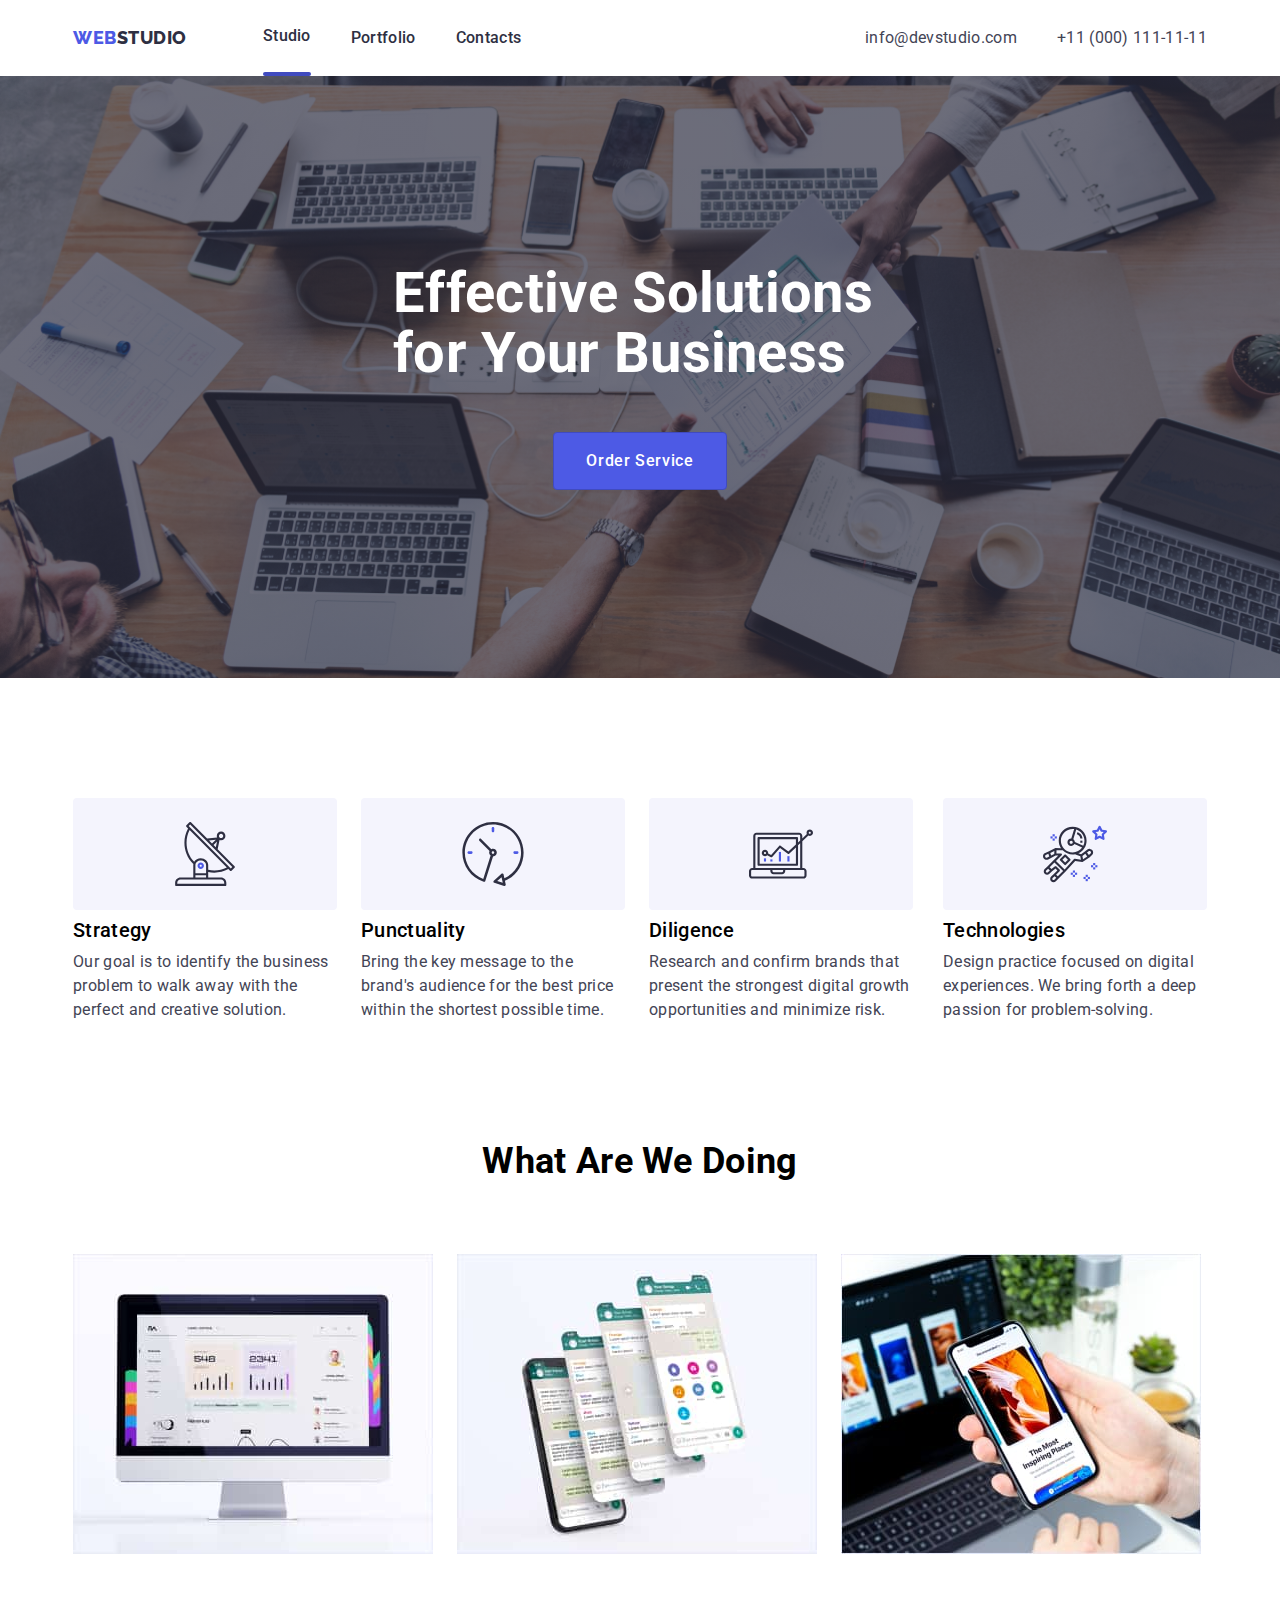
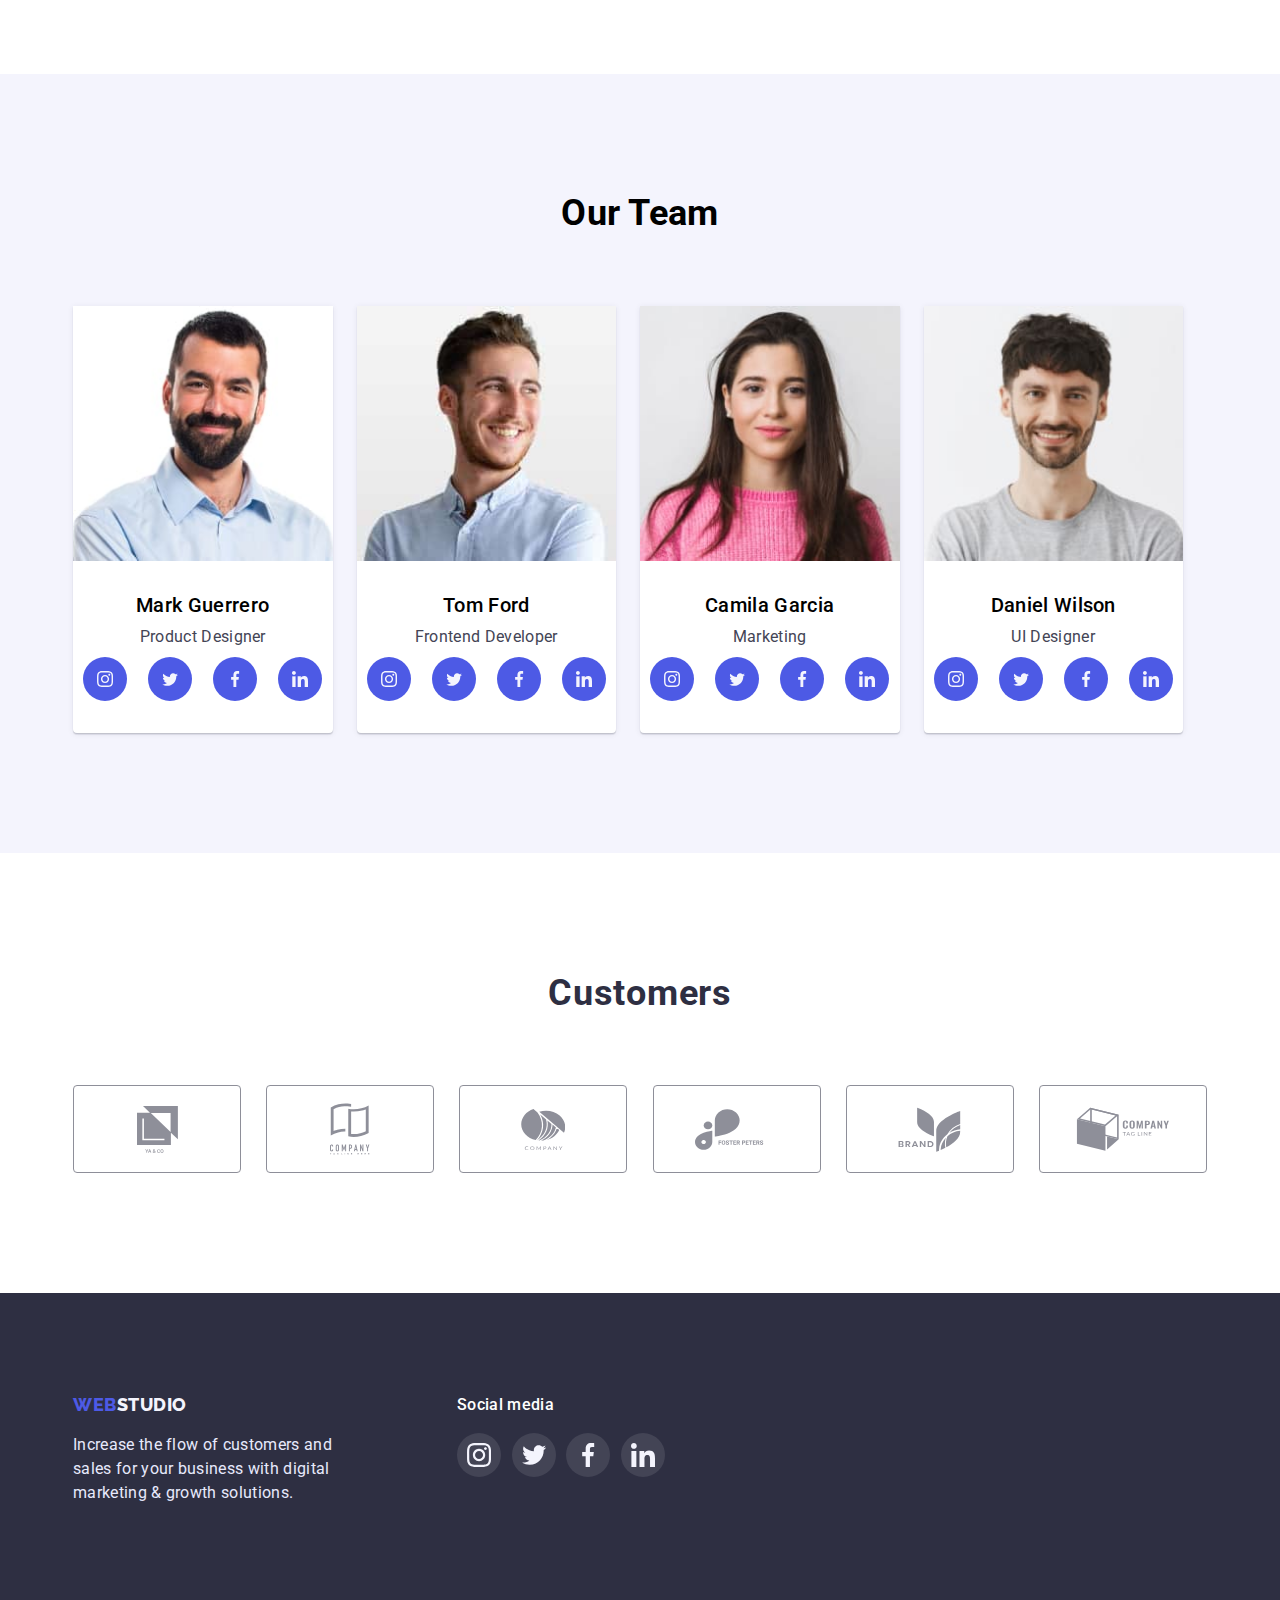
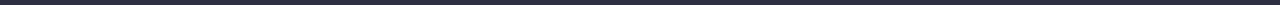
<file: index.html>
<!DOCTYPE html>
<html lang="en">
  <head>
    <meta charset="UTF-8" />
    <meta http-equiv="X-UA-Compatible" content="IE=edge" />
    <meta name="viewport" content="width=device-width, initial-scale=1.0" />
    <title>HW1</title>
    <link rel="preconnect" href="https://fonts.googleapis.com" />
    <link rel="preconnect" href="https://fonts.gstatic.com" crossorigin />
    <link
      href="https://fonts.googleapis.com/css2?family=Raleway:wght@800&family=Roboto:wght@400;500;700&display=swap"
      rel="stylesheet"
    />
    <link
      rel="stylesheet"
      href="https://cdn.jsdelivr.net/npm/modern-normalize@1.1.0/modern-normalize.min.css"
    />
    <link rel="stylesheet" href="./css/style.css" />
  </head>
  <body>
    <header class="conteiner main-header">
      <nav class="nav-header">
        <a class="logo link flex-logo" href="./index.html"
          >Web<span class="logo-two">Studio</span></a
        >

        <ul class="list list-header">
          <li class="link-header">
            <a class="menu-link link menu-link-visited" href="./index.html"
              >Studio</a
            >
          </li>
          <li class="link-header">
            <a class="menu-link link" href="./portfolio.html">Portfolio</a>
          </li>
          <li>
            <a class="menu-link link" href="">Contacts</a>
          </li>
        </ul>
      </nav>
      <ul class="list list-header">
        <li>
          <a class="contact-mail link" href="mailto:info@devstudio.com"
            >info@devstudio.com</a
          >
        </li>
        <li>
          <a class="contact-phone-number link" href="tel:+110001111111"
            >+11 (000) 111-11-11</a
          >
        </li>
      </ul>
    </header>

    <main>
      <section class="hero hero-width">
        <div class="conteiner main-hero">
          <h1 class="main-title-two">Effective Solutions for Your Business</h1>

          <button
            class="modal-button button-hero"
            type="button"
            data-modal-open
          >
            Order Service
          </button>
        </div>
      </section>

      <section class="section">
        <div class="conteiner">
          <ul class="list section-main-one">
            <!-- !H2!-LIST -->
            <li class="paragraf-main">
              <div class="icon-section-one">
                <svg Width="64" Height="64">
                  <use href="./Images/icons/symbol-defs.svg#icon-Group-7"></use>
                </svg>
              </div>
              <h3 class="main-title">Strategy</h3>
              <p class="paragraf paragraf-main-one">
                Our goal is to identify the business problem to walk away with
                the perfect and creative solution.
              </p>
            </li>
            <li class="paragraf-main">
              <div class="icon-section-one">
                <svg Width="64" Height="64">
                  <use href="./Images/icons/symbol-defs.svg#icon-clock-1"></use>
                </svg>
              </div>
              <h3 class="main-title">Punctuality</h3>
              <p class="paragraf paragraf-main-one">
                Bring the key message to the brand's audience for the best price
                within the shortest possible time.
              </p>
            </li>
            <li class="paragraf-main">
              <div class="icon-section-one">
                <svg Width="64" Height="64">
                  <use
                    href="./Images/icons/symbol-defs.svg#icon-diagram-1"
                  ></use>
                </svg>
              </div>
              <h3 class="main-title">Diligence</h3>
              <p class="paragraf paragraf-main-one">
                Research and confirm brands that present the strongest digital
                growth opportunities and minimize risk.
              </p>
            </li>
            <li>
              <div class="icon-section-one">
                <svg Width="64" Height="64">
                  <use
                    href="./Images/icons/symbol-defs.svg#icon-astronaut-1"
                  ></use>
                </svg>
              </div>
              <h3 class="main-title">Technologies</h3>
              <p class="paragraf paragraf-main-one">
                Design practice focused on digital experiences. We bring forth a
                deep passion for problem-solving.
              </p>
            </li>
          </ul>
        </div>
      </section>

      <section class="section section-dva">
        <div class="conteiner">
          <div class="photo-list-two">
            <h2 class="main-title-one">What Are We Doing</h2>
          </div>
          <ul class="list photo-list-main">
            <li class="img-list">
              <img src="./Images/Desctop.jpg" alt="Desctop" width="360" />
            </li>
            <li class="img-list">
              <img src="./Images/Phones.jpg" alt="Phones" width="360" />
            </li>
            <li>
              <img src="./Images/Phone.jpg" alt="Phone is activ" width="360" />
            </li>
          </ul>
        </div>
      </section>

      <section class="section team-group">
        <div class="conteiner">
          <h2 class="main-title-one section-tree-word">Our Team</h2>

          <ul class="list section-tree">
            <li class="section-tree-boarder">
              <img
                src="./Images/Mark.jpg"
                alt="Mark"
                width="264"
                height="260"
              />

              <div class="section-tree-paragraf">
                <h3 class="main-title-group">Mark Guerrero</h3>
                <p class="paragraf-group">Product Designer</p>
                <ul class="social-list list">
                  <li class="social-list-item">
                    <a href="" class="social-list-link">
                      <svg class="social-list-icon" Width="16" Height="16">
                        <use
                          href="./Images/icons/symbol-defs.svg#icon-instagram-2"
                        ></use>
                      </svg>
                    </a>
                  </li>
                  <li class="social-list-item">
                    <a href="" class="social-list-link">
                      <svg class="social-list-icon" Width="16" Height="13">
                        <use
                          href="./Images/icons/symbol-defs.svg#icon-Group"
                        ></use>
                      </svg>
                    </a>
                  </li>
                  <li class="social-list-item">
                    <a href="" class="social-list-link">
                      <svg class="social-list-icon" Width="16" Height="16">
                        <use
                          href="./Images/icons/symbol-defs.svg#icon-facebook-1"
                        ></use>
                      </svg>
                    </a>
                  </li>
                  <li class="social-list-item">
                    <a href="" class="social-list-link">
                      <svg class="social-list-icon" Width="16" Height="16">
                        <use
                          href="./Images/icons/symbol-defs.svg#icon-linkedin-1"
                        ></use>
                      </svg>
                    </a>
                  </li>
                </ul>
              </div>
            </li>
            <li class="section-tree-boarder">
              <img src="./Images/Tom.jpg" alt="Tom" width="264" height="260" />

              <div class="section-tree-paragraf">
                <h3 class="main-title-group">Tom Ford</h3>
                <p class="paragraf-group">Frontend Developer</p>
                <ul class="social-list list">
                  <li class="social-list-item">
                    <a href="" class="social-list-link">
                      <svg class="social-list-icon" Width="16" Height="16">
                        <use
                          href="./Images/icons/symbol-defs.svg#icon-instagram-2"
                        ></use>
                      </svg>
                    </a>
                  </li>
                  <li class="social-list-item">
                    <a href="" class="social-list-link">
                      <svg class="social-list-icon" Width="16" Height="13">
                        <use
                          href="./Images/icons/symbol-defs.svg#icon-Group"
                        ></use>
                      </svg>
                    </a>
                  </li>
                  <li class="social-list-item">
                    <a href="" class="social-list-link">
                      <svg class="social-list-icon" Width="16" Height="16">
                        <use
                          href="./Images/icons/symbol-defs.svg#icon-facebook-1"
                        ></use>
                      </svg>
                    </a>
                  </li>
                  <li class="social-list-item">
                    <a href="" class="social-list-link">
                      <svg class="social-list-icon" Width="16" Height="16">
                        <use
                          href="./Images/icons/symbol-defs.svg#icon-linkedin-1"
                        ></use>
                      </svg>
                    </a>
                  </li>
                </ul>
              </div>
            </li>
            <li class="section-tree-boarder">
              <img
                src="./Images/Camila.jpg"
                alt="Camila"
                width="264"
                height="260"
              />

              <div class="section-tree-paragraf">
                <h3 class="main-title-group">Camila Garcia</h3>
                <p class="paragraf-group">Marketing</p>
                <ul class="social-list list">
                  <li class="social-list-item">
                    <a href="" class="social-list-link">
                      <svg class="social-list-icon" Width="16" Height="16">
                        <use
                          href="./Images/icons/symbol-defs.svg#icon-instagram-2"
                        ></use>
                      </svg>
                    </a>
                  </li>
                  <li class="social-list-item">
                    <a href="" class="social-list-link">
                      <svg class="social-list-icon" Width="16" Height="13">
                        <use
                          href="./Images/icons/symbol-defs.svg#icon-Group"
                        ></use>
                      </svg>
                    </a>
                  </li>
                  <li class="social-list-item">
                    <a href="" class="social-list-link">
                      <svg class="social-list-icon" Width="16" Height="16">
                        <use
                          href="./Images/icons/symbol-defs.svg#icon-facebook-1"
                        ></use>
                      </svg>
                    </a>
                  </li>
                  <li class="social-list-item">
                    <a href="" class="social-list-link">
                      <svg class="social-list-icon" Width="16" Height="16">
                        <use
                          href="./Images/icons/symbol-defs.svg#icon-linkedin-1"
                        ></use>
                      </svg>
                    </a>
                  </li>
                </ul>
              </div>
            </li>
            <li class="section-tree-boarder">
              <img
                src="./Images/Daniel.jpg"
                alt="Daniel"
                width="264"
                height="260"
              />

              <div class="section-tree-paragraf">
                <h3 class="main-title-group">Daniel Wilson</h3>
                <p class="paragraf-group">UI Designer</p>
                <ul class="social-list list">
                  <li class="social-list-item">
                    <a href="" class="social-list-link">
                      <svg class="social-list-icon" Width="16" Height="16">
                        <use
                          href="./Images/icons/symbol-defs.svg#icon-instagram-2"
                        ></use>
                      </svg>
                    </a>
                  </li>
                  <li class="social-list-item">
                    <a href="" class="social-list-link">
                      <svg class="social-list-icon" Width="16" Height="13">
                        <use
                          href="./Images/icons/symbol-defs.svg#icon-Group"
                        ></use>
                      </svg>
                    </a>
                  </li>
                  <li class="social-list-item">
                    <a href="" class="social-list-link">
                      <svg class="social-list-icon" Width="16" Height="16">
                        <use
                          href="./Images/icons/symbol-defs.svg#icon-facebook-1"
                        ></use>
                      </svg>
                    </a>
                  </li>
                  <li class="social-list-item">
                    <a href="" class="social-list-link">
                      <svg class="social-list-icon" Width="16" Height="16">
                        <use
                          href="./Images/icons/symbol-defs.svg#icon-linkedin-1"
                        ></use>
                      </svg>
                    </a>
                  </li>
                </ul>
              </div>
            </li>
          </ul>
        </div>
      </section>

      <section class="section">
        <div class="conteiner">
          <h2 class="section-four-div">Customers</h2>
          <ul class="list section-four-list">
            <li>
              <a href="" class="section-four"
                ><svg class="section-four-icon" Width="41" Height="47">
                  <use
                    href="./Images/icons/symbol-defs.svg#icon-group-1"
                  ></use></svg
              ></a>
            </li>
            <li>
              <a href="" class="section-four"
                ><svg class="section-four-icon" Width="40" Height="52">
                  <use
                    href="./Images/icons/symbol-defs.svg#icon-group-2"
                  ></use></svg
              ></a>
            </li>
            <li>
              <a href="" class="section-four"
                ><svg class="section-four-icon" Width="44" Height="41">
                  <use
                    href="./Images/icons/symbol-defs.svg#icon-group-3"
                  ></use></svg
              ></a>
            </li>
            <li>
              <a href="" class="section-four"
                ><svg class="section-four-icon" Width="84" Height="41">
                  <use
                    href="./Images/icons/symbol-defs.svg#icon-group-4"
                  ></use></svg
              ></a>
            </li>
            <li>
              <a href="" class="section-four"
                ><svg class="section-four-icon" Width="63" Height="45">
                  <use
                    href="./Images/icons/symbol-defs.svg#icon-group-5"
                  ></use></svg
              ></a>
            </li>
            <li>
              <a href="" class="section-four"
                ><svg class="section-four-icon" Width="94" Height="44">
                  <use
                    href="./Images/icons/symbol-defs.svg#icon-group-6"
                  ></use></svg
              ></a>
            </li>
          </ul>
        </div>
      </section>
    </main>

    <footer class="sector-footer footer-main">
      <div class="conteiner footer-flex">
        <div>
          <a class="logo link" href="./index.html"
            >Web<span class="logo-one">Studio</span></a
          >

          <p class="parag-footer">
            Increase the flow of customers and sales for your business with
            digital marketing & growth solutions.
          </p>
        </div>
        <div class="div-footer">
          <p class="paragra-footer-two">Social media</p>
          <ul class="list social-footer">
            <li class="social-footer-item">
              <a href="" class="social-footer-link">
                <svg class="social-footer-icon" Width="24" Height="24">
                  <use
                    href="./Images/icons/symbol-defs.svg#icon-instagram-2"
                  ></use>
                </svg>
              </a>
            </li>
            <li class="social-footer-item">
              <a href="" class="social-footer-link">
                <svg class="social-footer-icon" Width="24" Height="20">
                  <use href="./Images/icons/symbol-defs.svg#icon-Group"></use>
                </svg>
              </a>
            </li>
            <li class="social-footer-item">
              <a href="" class="social-footer-link">
                <svg class="social-footer-icon" Width="24" Height="24">
                  <use
                    href="./Images/icons/symbol-defs.svg#icon-facebook-1"
                  ></use>
                </svg>
              </a>
            </li>
            <li class="social-footer-item">
              <a href="" class="social-footer-link">
                <svg class="social-footer-icon" Width="24" Height="24">
                  <use
                    href="./Images/icons/symbol-defs.svg#icon-linkedin-1"
                  ></use>
                </svg>
              </a>
            </li>
          </ul>
        </div>
      </div>
      <div class="backdrop is-hidden" data-modal>
        <div class="modal">
          <button type="button" class="modal-close-btn" data-modal-close>
            <svg class="modal-close-btn-icon" Width="8px" Height="8px">
              <use
                href="./Images/icons/symbol-defs.svg#icon-close-black-18dp-2-1"
              ></use>
            </svg>
          </button>
        </div>
      </div>
    </footer>
    <script src="./js/modal.js"></script>
  </body>
</html>
</file>
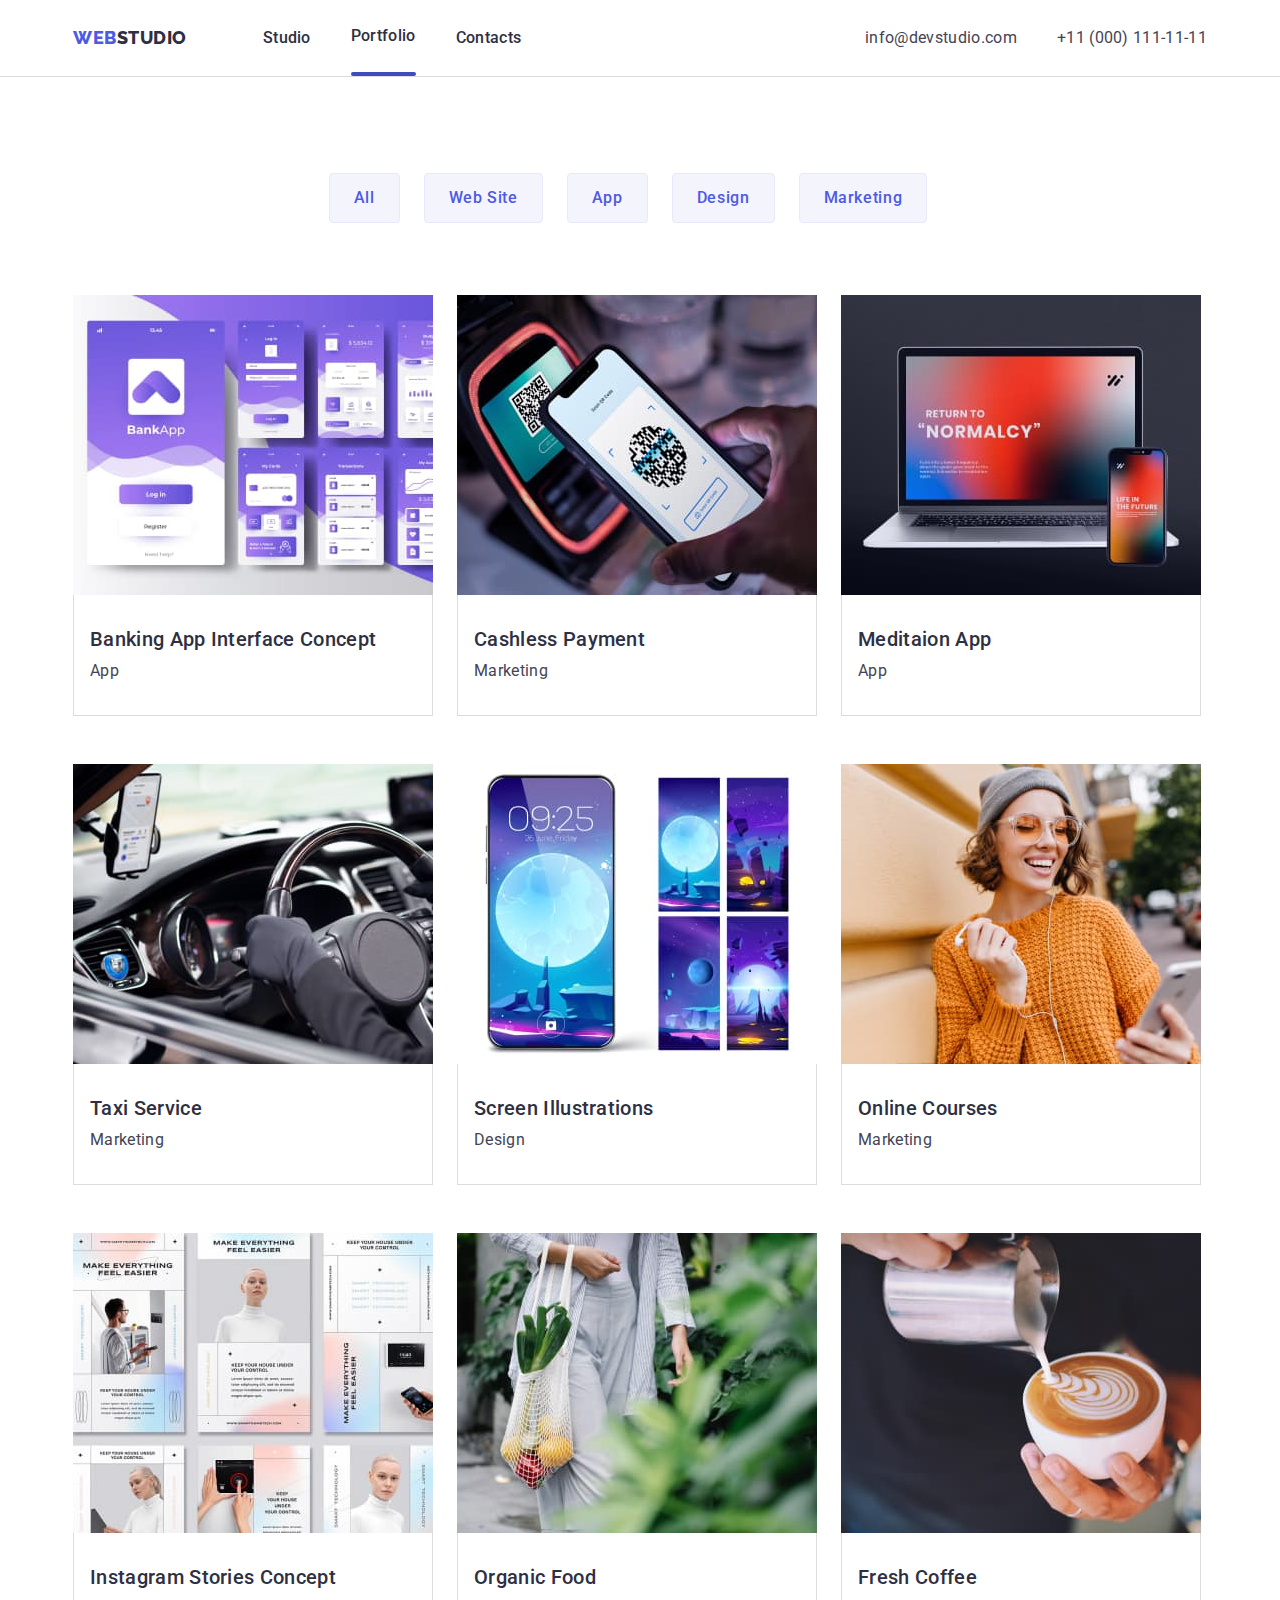
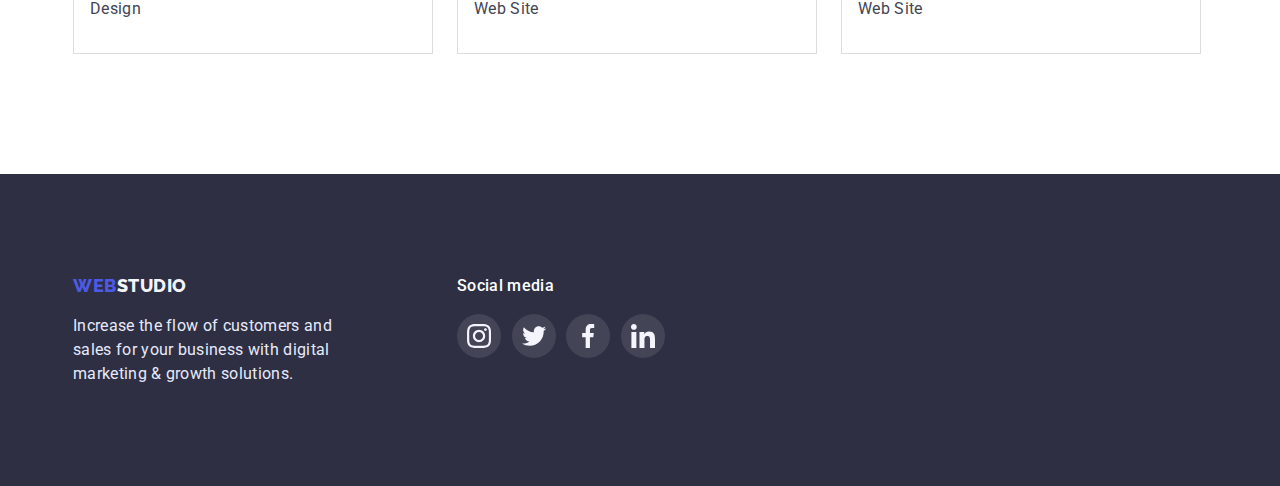
<file: portfolio.html>
<!DOCTYPE html>
<html lang="en">
  <head>
    <meta charset="UTF-8" />
    <meta http-equiv="X-UA-Compatible" content="IE=edge" />
    <meta name="viewport" content="width=device-width, initial-scale=1.0" />
    <link rel="preconnect" href="https://fonts.googleapis.com" />
    <link rel="preconnect" href="https://fonts.gstatic.com" crossorigin />
    <link
      href="https://fonts.googleapis.com/css2?family=Raleway:wght@800&family=Roboto:wght@400;500;700&display=swap"
      rel="stylesheet"
    />
    <link
      rel="stylesheet"
      href="https://cdn.jsdelivr.net/npm/modern-normalize@1.1.0/modern-normalize.min.css"
    />
    <link rel="stylesheet" href="./css/style.css" />
    <title>HW2</title>
  </head>
  <body>
    <section class="header-boarder">
      <header class="conteiner main-header">
        <nav class="nav-header">
          <a class="logo link flex-logo" href="./index.html"
            >Web<span class="logo-two">Studio</span></a
          >

          <ul class="list list-header">
            <li class="link-header">
              <a class="menu-link link" href="./index.html">Studio</a>
            </li>
            <li class="link-header">
              <a
                class="menu-link link menu-link-visited"
                href="./portfolio.html"
                >Portfolio</a
              >
            </li>
            <li>
              <a class="menu-link link" href="">Contacts</a>
            </li>
          </ul>
        </nav>
        <ul class="list list-header">
          <li>
            <a class="contact-mail link" href="mailto:info@devstudio.com"
              >info@devstudio.com</a
            >
          </li>
          <li>
            <a class="contact-phone-number link" href="tel:+110001111111"
              >+11 (000) 111-11-11</a
            >
          </li>
        </ul>
      </header>
    </section>

    <main>
      <section class="section section-portfolio">
        <div class="conteiner">
          <!-- <h1>Списки</h1> -->

          <ul class="list list-button">
            <li>
              <button class="btn" type="button">All</button>
            </li>
            <li><button class="btn" type="button">Web Site</button></li>
            <li><button class="btn" type="button">App</button></li>
            <li><button class="btn" type="button">Design</button></li>
            <li><button class="btn" type="button">Marketing</button></li>
          </ul>

          <ul class="list card-set">
            <li class="portfolio-item-main">
              <a href="" class="portfolio-item link">
                <div class="overlay-img">
                  <img
                    src="./Images/img2.jpg"
                    alt="App"
                    width="360"
                    height="300"
                  />
                  <p class="overlay">
                    14 Stylish and User-Friendly App Design Concepts · Task
                    Manager App · Calorie Tracker App · Exotic Fruit Ecommerce
                    App · Cloud Storage App
                  </p>
                </div>
                <div class="card-content">
                  <h2 class="title-one">Banking App Interface Concept</h2>
                  <p class="paragraf-portfolio">App</p>
                </div></a
              >
            </li>
            <li class="portfolio-item-main">
              <a href="" class="portfolio-item link">
                <div class="overlay-img">
                  <img
                    src="./Images/img1.jpg"
                    alt="App"
                    width="360"
                    height="300"
                  />
                  <p class="overlay">
                    14 Stylish and User-Friendly App Design Concepts · Task
                    Manager App · Calorie Tracker App · Exotic Fruit Ecommerce
                    App · Cloud Storage App
                  </p>
                </div>
                <div class="card-content">
                  <h2 class="title-one">Cashless Payment</h2>
                  <p class="paragraf-portfolio">Marketing</p>
                </div></a
              >
            </li>
            <li class="portfolio-item-main">
              <a href="" class="portfolio-item link">
                <div class="overlay-img">
                  <img
                    src="./Images/img.jpg"
                    alt="App"
                    width="360"
                    height="300"
                  />
                  <p class="overlay">
                    14 Stylish and User-Friendly App Design Concepts · Task
                    Manager App · Calorie Tracker App · Exotic Fruit Ecommerce
                    App · Cloud Storage App
                  </p>
                </div>
                <div class="card-content">
                  <h2 class="title-one">Meditaion App</h2>
                  <p class="paragraf-portfolio">App</p>
                </div></a
              >
            </li>

            <li class="portfolio-item-main">
              <a href="" class="portfolio-item link">
                <div class="overlay-img">
                  <img
                    src="./Images/img3.jpg"
                    alt="App"
                    width="360"
                    height="300"
                  />
                  <p class="overlay">
                    14 Stylish and User-Friendly App Design Concepts · Task
                    Manager App · Calorie Tracker App · Exotic Fruit Ecommerce
                    App · Cloud Storage App
                  </p>
                </div>

                <div class="card-content">
                  <h2 class="title-one">Taxi Service</h2>
                  <p class="paragraf-portfolio">Marketing</p>
                </div></a
              >
            </li>
            <li class="portfolio-item-main">
              <a href="" class="portfolio-item link">
                <div class="overlay-img">
                  <img
                    src="./Images/img4.jpg"
                    alt="App"
                    width="360"
                    height="300"
                  />
                  <p class="overlay">
                    14 Stylish and User-Friendly App Design Concepts · Task
                    Manager App · Calorie Tracker App · Exotic Fruit Ecommerce
                    App · Cloud Storage App
                  </p>
                </div>
                <div class="card-content">
                  <h2 class="title-one">Screen Illustrations</h2>
                  <p class="paragraf-portfolio">Design</p>
                </div></a
              >
            </li>
            <li class="portfolio-item-main">
              <a href="" class="portfolio-item link">
                <div class="overlay-img">
                  <img
                    src="./Images/img5.jpg"
                    alt="App"
                    width="360"
                    height="300"
                  />
                  <p class="overlay">
                    14 Stylish and User-Friendly App Design Concepts · Task
                    Manager App · Calorie Tracker App · Exotic Fruit Ecommerce
                    App · Cloud Storage App
                  </p>
                </div>
                <div class="card-content">
                  <h2 class="title-one">Online Courses</h2>
                  <p class="paragraf-portfolio">Marketing</p>
                </div></a
              >
            </li>

            <li class="portfolio-item-main">
              <a href="" class="portfolio-item link">
                <div class="overlay-img">
                  <img
                    src="./Images/img6.jpg"
                    alt="App"
                    width="360"
                    height="300"
                  />
                  <p class="overlay">
                    14 Stylish and User-Friendly App Design Concepts · Task
                    Manager App · Calorie Tracker App · Exotic Fruit Ecommerce
                    App · Cloud Storage App
                  </p>
                </div>
                <div class="card-content">
                  <h2 class="title-one">Instagram Stories Concept</h2>
                  <p class="paragraf-portfolio">Design</p>
                </div></a
              >
            </li>

            <li class="portfolio-item-main">
              <a href="" class="portfolio-item link">
                <div class="overlay-img">
                  <img
                    src="./Images/img7.jpg"
                    alt="App"
                    width="360"
                    height="300"
                  />
                  <p class="overlay">
                    14 Stylish and User-Friendly App Design Concepts · Task
                    Manager App · Calorie Tracker App · Exotic Fruit Ecommerce
                    App · Cloud Storage App
                  </p>
                </div>

                <div class="card-content">
                  <h2 class="title-one">Organic Food</h2>
                  <p class="paragraf-portfolio">Web Site</p>
                </div>
              </a>
            </li>
            <li class="portfolio-item-main">
              <a href="" class="portfolio-item link">
                <div class="overlay-img">
                  <img
                    src="./Images/img8.jpg"
                    alt="App"
                    width="360"
                    height="300"
                  />
                  <p class="overlay">
                    14 Stylish and User-Friendly App Design Concepts · Task
                    Manager App · Calorie Tracker App · Exotic Fruit Ecommerce
                    App · Cloud Storage App
                  </p>
                </div>

                <div class="card-content">
                  <h2 class="title-one">Fresh Coffee</h2>
                  <p class="paragraf-portfolio">Web Site</p>
                </div>
              </a>
            </li>
          </ul>
        </div>
      </section>
    </main>

    <footer class="sector-footer footer-main">
      <div class="conteiner footer-flex">
        <div>
          <a class="logo link" href="./index.html"
            >Web<span class="logo-one">Studio</span></a
          >

          <p class="parag-footer">
            Increase the flow of customers and sales for your business with
            digital marketing & growth solutions.
          </p>
        </div>
        <div class="div-footer">
          <p class="paragra-footer-two">Social media</p>
          <ul class="list social-footer">
            <li class="social-footer-item">
              <a href="" class="social-footer-link">
                <svg class="social-footer-icon" Width="24" Height="24">
                  <use
                    href="./Images/icons/symbol-defs.svg#icon-instagram-2"
                  ></use>
                </svg>
              </a>
            </li>
            <li class="social-footer-item">
              <a href="" class="social-footer-link">
                <svg class="social-footer-icon" Width="24" Height="20">
                  <use href="./Images/icons/symbol-defs.svg#icon-Group"></use>
                </svg>
              </a>
            </li>
            <li class="social-footer-item">
              <a href="" class="social-footer-link">
                <svg class="social-footer-icon" Width="24" Height="24">
                  <use
                    href="./Images/icons/symbol-defs.svg#icon-facebook-1"
                  ></use>
                </svg>
              </a>
            </li>
            <li class="social-footer-item">
              <a href="" class="social-footer-link">
                <svg class="social-footer-icon" Width="24" Height="24">
                  <use
                    href="./Images/icons/symbol-defs.svg#icon-linkedin-1"
                  ></use>
                </svg>
              </a>
            </li>
          </ul>
        </div>
      </div>
    </footer>
  </body>
</html>
</file>
<file: css/style.css>
:root {
  --accent-color: #2e2f42;
  --accent-color-upgrade: #f4f4fd;
  --accent-color-upgrade-one: #ffffff;
  --accent-color-upgrade-two: #434455;
  --accent-color-upgrade-three: #4d5ae5;
  --accent-color-upgrade-four: #e7e9fc;
  --accent-color-upgrade-fife: #2e2f42;
  --accent-color-upgrade-six: #404bbf;
  --accent-color-upgrade-seven: #2e2f42;

  --card-set-gap: 24px;

  --transition: 250ms cubic-bezier(0.4, 0, 0.2, 1);
}

/* NONE! */
.list {
  list-style: none;
}

.link {
  text-decoration: none;
}

/* BODY! */
body {
  font-family: "Roboto", sans-serif;
  font-size: 16px;
  letter-spacing: 0.02em;
}

.body {
  width: 1440px;
  margin: 0 auto;
  background-color: #31d0aa;
}

/* ======= */

h1,
h2,
h3,
h4,
p {
  margin-top: 0;
  margin-bottom: 0;
}
ul,
ol {
  margin-top: 0;
  margin-bottom: 0;
  padding-left: 0;
}
img {
  display: block;
  max-width: 100%;
  height: auto;
}

button {
  cursor: pointer;
}

.conteiner {
  width: 1158px;
  margin-left: auto;
  margin-right: auto;
  padding-left: 12px;
  padding-right: 12px;
}

/* --------------------------------------------------------------------------------------------------------------------------------------- */
/* Studio */

/* Header */

.main-header {
  display: flex;
  align-items: center;
  justify-content: space-between;
  padding-top: 24px;
  padding-bottom: 24px;
}

.nav-header {
  display: flex;
  align-items: center;
}

.list-header {
  display: flex;
  align-items: center;
}

/* LOGO! */

.flex-logo {
  margin-right: 76px;
}

.logo {
  font-family: "Raleway", sans-serif;
  font-weight: 800;
  font-size: 18px;
  line-height: 1.33;
  display: flex;
  align-items: center;
  letter-spacing: 0.03em;
  text-transform: uppercase;
  color: var(--accent-color-upgrade-three);
}

.logo-one {
  color: var(--accent-color-upgrade);
}

.logo-two {
  color: var(--accent-color);
}

/* Main! */

.main-hero {
  display: flex;
  align-items: center;
  flex-direction: column;
  justify-content: center;
  padding: 188px 0 188px 0;
}

.hero-width {
  background: var(--accent-color);
  background-image: linear-gradient(
      rgba(46, 47, 66, 0.7),
      rgba(46, 47, 66, 0.7)
    ),
    url(../Images/bg.jpg);
  background-size: cover;
  max-width: 1440px;
  margin: 0 auto;
}

.link-header {
  margin-right: 40px;
}

.menu-link {
  font-weight: 500;
  line-height: 1.5;
  color: var(--accent-color-upgrade-seven);
  transition: color var(--transition);
}

.menu-link:hover,
.menu-link:focus,
.menu-link-visited:visited {
  color: #4d5ae5;
}

.section {
  padding-top: 120px;
  padding-bottom: 120px;
}

/* CONTACT! */

.contact-mail {
  font-family: "Roboto", sans-serif;
  font-weight: 400;
  line-height: 1.5;
  color: var(--accent-color-upgrade-two);
  margin-right: 40px;
  transition: color var(--transition);
}

.contact-phone-number {
  font-family: "Roboto", sans-serif;
  font-weight: 400;
  line-height: 1.5;
  color: var(--accent-color-upgrade-two);
  transition: color var(--transition);
}

.contact-mail:hover,
.contact-mail:focus,
.contact-phone-number:hover,
.contact-phone-number:focus {
  color: var(--accent-color-upgrade-three);
}

/* HERO! */

.main-title-two {
  font-weight: 700;
  font-size: 56px;
  line-height: 1.07;
  color: var(--accent-color-upgrade-one);
  width: 494px;
}

.button-hero {
  display: flex;
  justify-content: center;
  margin-top: 48px;
}

.modal-button {
  font-weight: 500;
  line-height: 1.5;
  letter-spacing: 0.04em;
  color: var(--accent-color-upgrade-one);
  background: var(--accent-color-upgrade-three);
  padding: 16px 32px 16px 32px;
  border-radius: 4px;
  border: 1px solid var(--accent-color-upgrade-six);
  transition: background-color var(--transition);
}

.modal-button:hover,
.modal-button:focus {
  background: var(--accent-color-upgrade-six);
}

/* TYPE! */

.section-main-one {
  display: flex;
  align-items: center;
}

.paragraf-main {
  margin-right: 24px;
}

.paragraf-main-one {
  margin-top: 8px;
}

/* Section TWO */

.section-dva {
  padding-top: 0;
}

.photo-list-two {
  display: flex;
  justify-content: center;
}

.img-list {
  margin-right: 24px;
}

.photo-list-main {
  display: flex;
  align-items: center;
  margin-top: 72px;
}

.main-title {
  font-weight: 500;
  font-size: 20px;
  line-height: 1.2;
}

.main-title-group {
  font-weight: 500;
  font-size: 20px;
  line-height: 1.2;
  display: flex;
  justify-content: center;
}

.main-title-one {
  font-weight: 700;
  font-size: 36px;
  line-height: 1.11;
}

.paragraf {
  line-height: 1.5;
  color: var(--accent-color-upgrade-two);
  margin-top: 8px;
}

.paragraf-group {
  line-height: 1.5;
  color: var(--accent-color-upgrade-two);
  margin-top: 8px;
  display: flex;
  justify-content: center;
}

.team-group {
  background: var(--accent-color-upgrade);
}

/* Section tree */

.section-tree {
  display: flex;
  align-items: center;
}

.section-tree-word {
  display: flex;
  justify-content: center;
  margin-bottom: 72px;
}

.section-tree-boarder {
  background: #ffffff;
  box-shadow: 0px 1px 6px rgba(46, 47, 66, 0.08),
    0px 1px 1px rgba(46, 47, 66, 0.16), 0px 2px 1px rgba(46, 47, 66, 0.08);
  border-radius: 0px 0px 4px 4px;
  margin-right: 24px;
}

.section-tree-paragraf {
  padding-top: 32px;
  padding-bottom: 32px;
}

/* FOOTER! */

.parag-footer {
  line-height: 1.5;
  color: var(--accent-color-upgrade-four);
  margin-top: 16px;
  width: 264px;
}

.sector-footer {
  background: var(--accent-color);
}

.footer-main {
  padding-top: 100px;
  padding-bottom: 100px;
}

.footer-flex {
  display: flex;
}

/* Studio!!! */

/* ------------------------------------------------------------------------------------------------------------------------------- */

/* Portfolio!!! */

/* TYPE */

.title-one {
  font-family: "Roboto", sans-serif;
  font-weight: 500;
  font-size: 20px;
  line-height: 1.2;
  color: var(--accent-color-upgrade-fife);
}

.paragraf-portfolio {
  font-family: "Roboto", sans-serif;
  line-height: 1.5;
  color: var(--accent-color-upgrade-two);
  margin-top: 8px;
}

/* BUTTON! */

.btn {
  border-radius: 4px;
  border: 1px solid #e7e9fc;
  margin-right: 24px;
  padding: 12px 24px 12px 24px;
  font-family: "Roboto", sans-serif;
  font-weight: 500;
  line-height: 1.5;
  letter-spacing: 0.04em;
  color: var(--accent-color-upgrade-three);
  background: var(--accent-color-upgrade);
  transition: background-color var(--transition),
    color 250ms cubic-bezier(0.4, 0, 0.2, 1),
    box-shadow 250ms cubic-bezier(0.4, 0, 0.2, 1);
}

.btn:hover,
.btn:focus {
  background: var(--accent-color-upgrade-six);
  color: var(--accent-color-upgrade-one);
  border: 1px solid transparent;
  box-shadow: 0px 3px 1px rgba(0, 0, 0, 0.1), 0px 2px 1px rgba(0, 0, 0, 0.08),
    0px 2px 2px rgba(0, 0, 0, 0.12);
  border-radius: 4px;
}

.list-button {
  display: flex;
  justify-content: center;
  padding-bottom: 72px;
}

/* Main */
.card-set {
  padding: 0;
  margin: 0;
  list-style: none;
  display: flex;
  flex-wrap: wrap;
  margin-left: calc(-1 * var(--card-set-gap));
  margin-top: calc(-1 * var(--card-set-gap));
  margin-bottom: calc(-1 * var(--card-set-gap));
}

.portfolio-item {
  display: block;
  transition: box-shadow var(--transition);
}

.portfolio-item:hover .overlay,
.portfolio-item:focus .overlay {
  transform: translate(0, 0);
}

.portfolio-item:hover {
  box-shadow: 0px 1px 6px rgba(46, 47, 66, 0.08),
    0px 1px 1px rgba(46, 47, 66, 0.16), 0px 2px 1px rgba(46, 47, 66, 0.08);
}

.card-set > .portfolio-item-main {
  flex-basis: calc(100% / 3 var(--card-set-gap));
  margin-left: var(--card-set-gap);
  margin-top: var(--card-set-gap);
  margin-bottom: var(--card-set-gap);
}

.card-content {
  padding: 32px 16px 32px 16px;

  border-right-width: 1px;
  border-right-style: solid;
  border-right-color: gainsboro;

  border-bottom-width: 1px;
  border-bottom-style: solid;
  border-bottom-color: gainsboro;

  border-left-width: 1px;
  border-left-style: solid;
  border-left-color: gainsboro;
}

.header-boarder {
  border-bottom-width: 1px;
  border-bottom-style: solid;
  border-bottom-color: gainsboro;
}

.section-portfolio {
  padding-top: 96px;
}

.menu-link-visited::after {
  content: "";
  display: block;
  width: auto;
  height: 4px;
  background: #404bbf;
  border-radius: 2px;

  position: relative;
  top: 24px;
}

.section-four-div {
  display: flex;
  justify-content: center;
  margin-bottom: 72px;
  font-family: "Roboto";
  font-weight: 700;
  font-size: 36px;
  line-height: 40px;
  text-align: center;
  letter-spacing: 0.02em;
  text-transform: capitalize;
  color: #2e2f42;
  font-style: normal;
}

/* ICONS */

.social-list {
  display: flex;
  justify-content: space-around;
  margin-top: 8px;
}

.social-list-link {
  display: flex;
  justify-content: center;
  align-items: center;
  width: 44px;
  height: 44px;
  border-radius: 50%;
  background-color: #4d5ae5;
  transition: background-color var(--transition);
}

.social-list-link:hover {
  background-color: #404bbf;
}

.div-footer {
  margin-left: 120px;
}

.social-footer {
  margin-top: 16px;
  display: flex;
  justify-content: space-between;
  width: 208px;
}

.social-footer-link {
  display: flex;
  justify-content: center;
  align-items: center;
  width: 44px;
  height: 44px;
  border-radius: 50%;
  background-color: rgba(255, 255, 255, 0.1);
  transition: background-color var(--transition);
}

.social-footer-link:hover {
  background-color: #31d0aa;
}

.paragra-footer-two {
  font-family: "Roboto";
  font-style: normal;
  font-weight: 500;
  font-size: 16px;
  line-height: 24px;
  letter-spacing: 0.02em;
  color: #ffffff;
}

.section-four {
  border: 1px solid #8e8f99;
  border-radius: 4px;
  display: flex;
  justify-content: center;
  align-items: center;
  width: 168px;
  height: 88px;
  transition: border var(--transition), fill var(--transition);
}

.section-four:hover {
  border: 1px solid #404bbf;
}

.section-four-icon {
  fill: #8e8f99;
}

.section-four:hover .section-four-icon {
  fill: #404bbf;
}

.section-four-list {
  display: flex;
  justify-content: space-between;
}

.social-footer-icon,
.social-list-icon {
  fill: #f4f4fd;
}

.icon-section-one {
  background: #f4f4fd;
  border-radius: 4px;
  display: flex;
  justify-content: center;
  align-items: center;
  width: 264px;
  height: 112px;
  margin-bottom: 8px;
}

.overlay-img {
  position: relative;
  overflow: hidden;
}

.overlay {
  font-weight: 400;
  font-size: 16px;
  line-height: 24px;
  letter-spacing: 0.02em;
  color: #f4f4fd;
  width: 100%;
  height: 100%;
  padding: 40px 32px 164px 32px;
  background: #4d5ae5;
  position: absolute;
  left: 0;
  top: 0;
  transform: translate(0, 100%);
  transition: transform 250ms linear;
}

/* Modal Window */

.backdrop {
  position: fixed;
  z-index: 100;
  top: 0;
  left: 0;
  width: 100%;
  height: 100%;
  background-color: rgba(46, 47, 66, 0.4);

  transition: opacity var(--transition), visibility var(--transition);
}

.backdrop.is-hidden {
  opacity: 0;
  visibility: hidden;
  pointer-events: none;
}

.modal {
  position: absolute;
  top: 50%;
  left: 50%;
  transform: translate(-50%, -50%);
  width: 408px;
  height: 576px;
  background: #fcfcfc;
  box-shadow: 0px 1px 1px rgba(0, 0, 0, 0.14), 0px 1px 3px rgba(0, 0, 0, 0.12),
    0px 2px 1px rgba(0, 0, 0, 0.2);
  border-radius: 4px;
}

.modal-close-btn {
  position: absolute;
  top: 24px;
  right: 24px;
  display: flex;
  justify-content: center;
  align-items: center;
  width: 30px;
  height: 30px;
  border-radius: 50%;
  background: #e7e9fc;
  border: 1px solid rgba(0, 0, 0, 0.1);
  padding: 0;
  transition: background-color var(--transition);
}

.modal-close-btn:hover,
.modal-close-btn:focus {
  background: #404bbf;
  border-radius: 50%;
}

.modal-close-btn-icon {
  transition: fill var(--transition);
}

.modal-close-btn:hover .modal-close-btn-icon,
.modal-close-btn:focus .modal-close-btn-icon {
  fill: #ffffff;
}
/* Modal Window */
</file>
